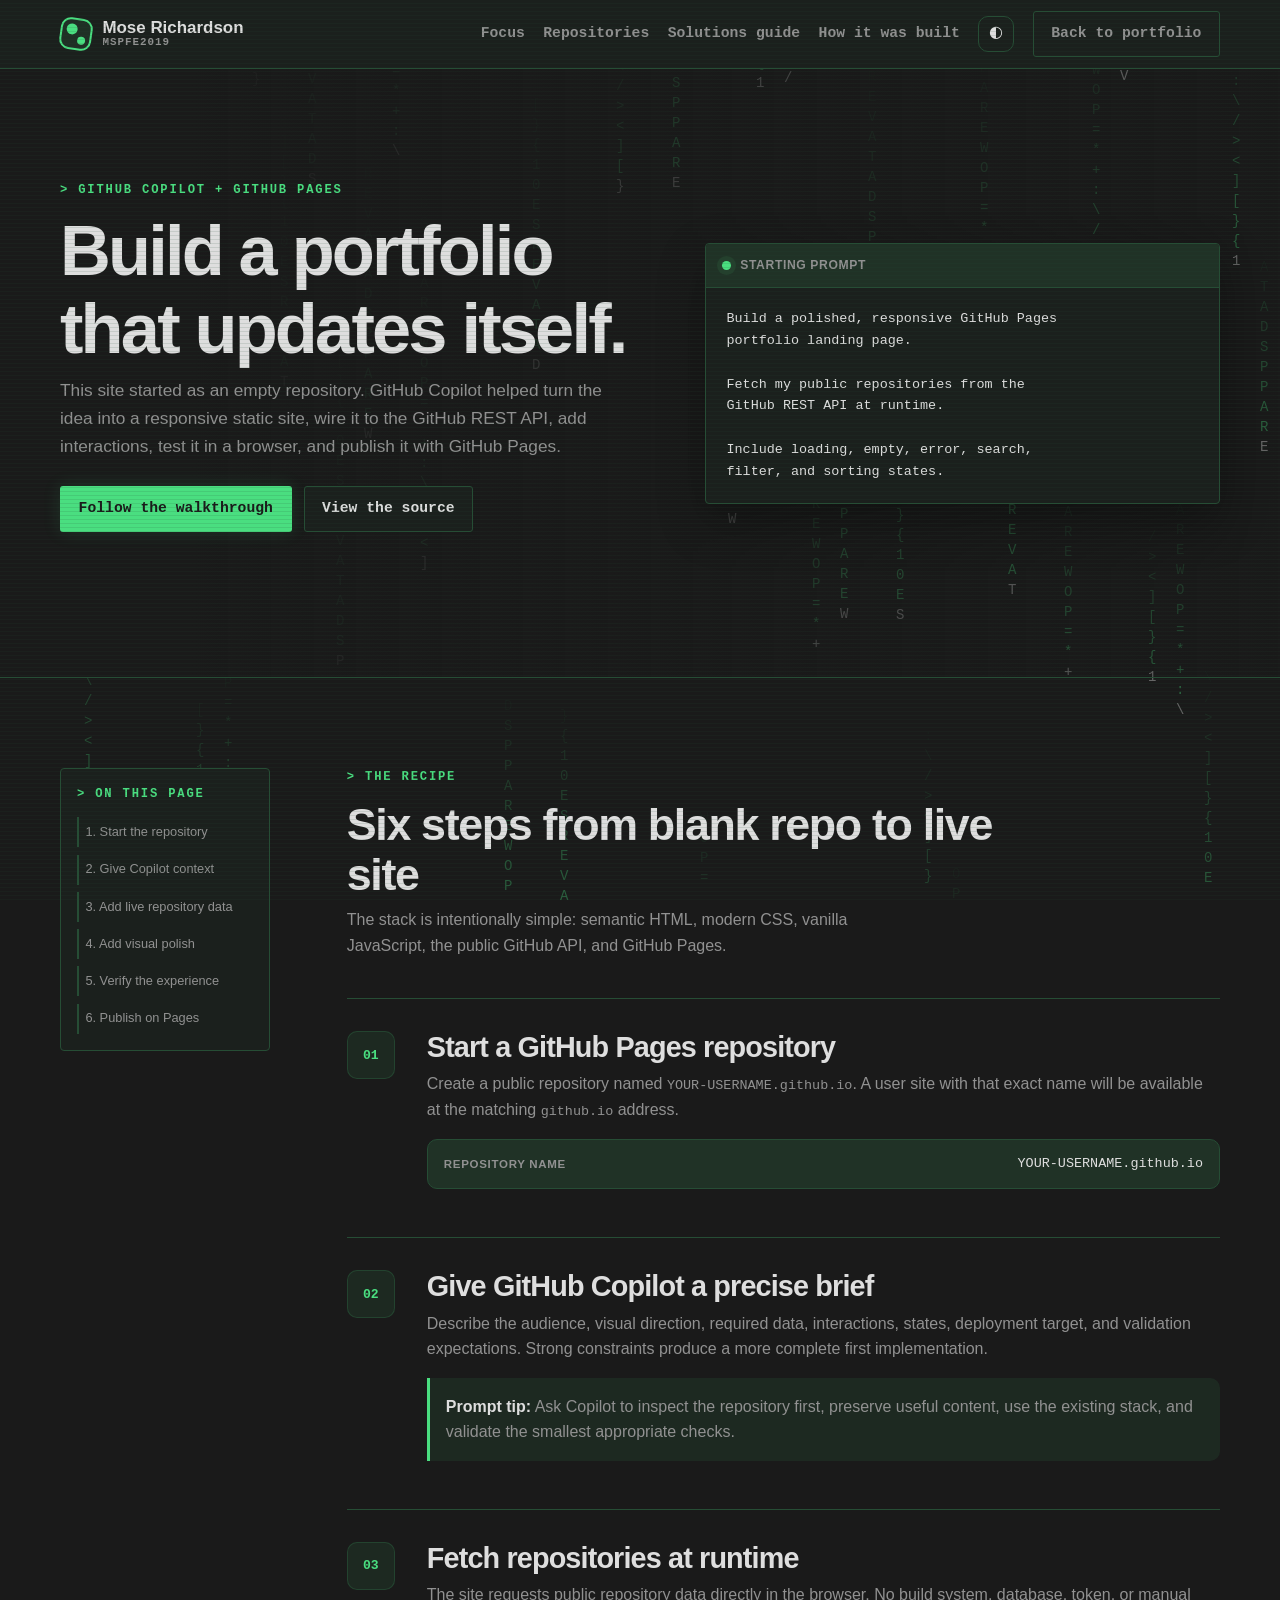
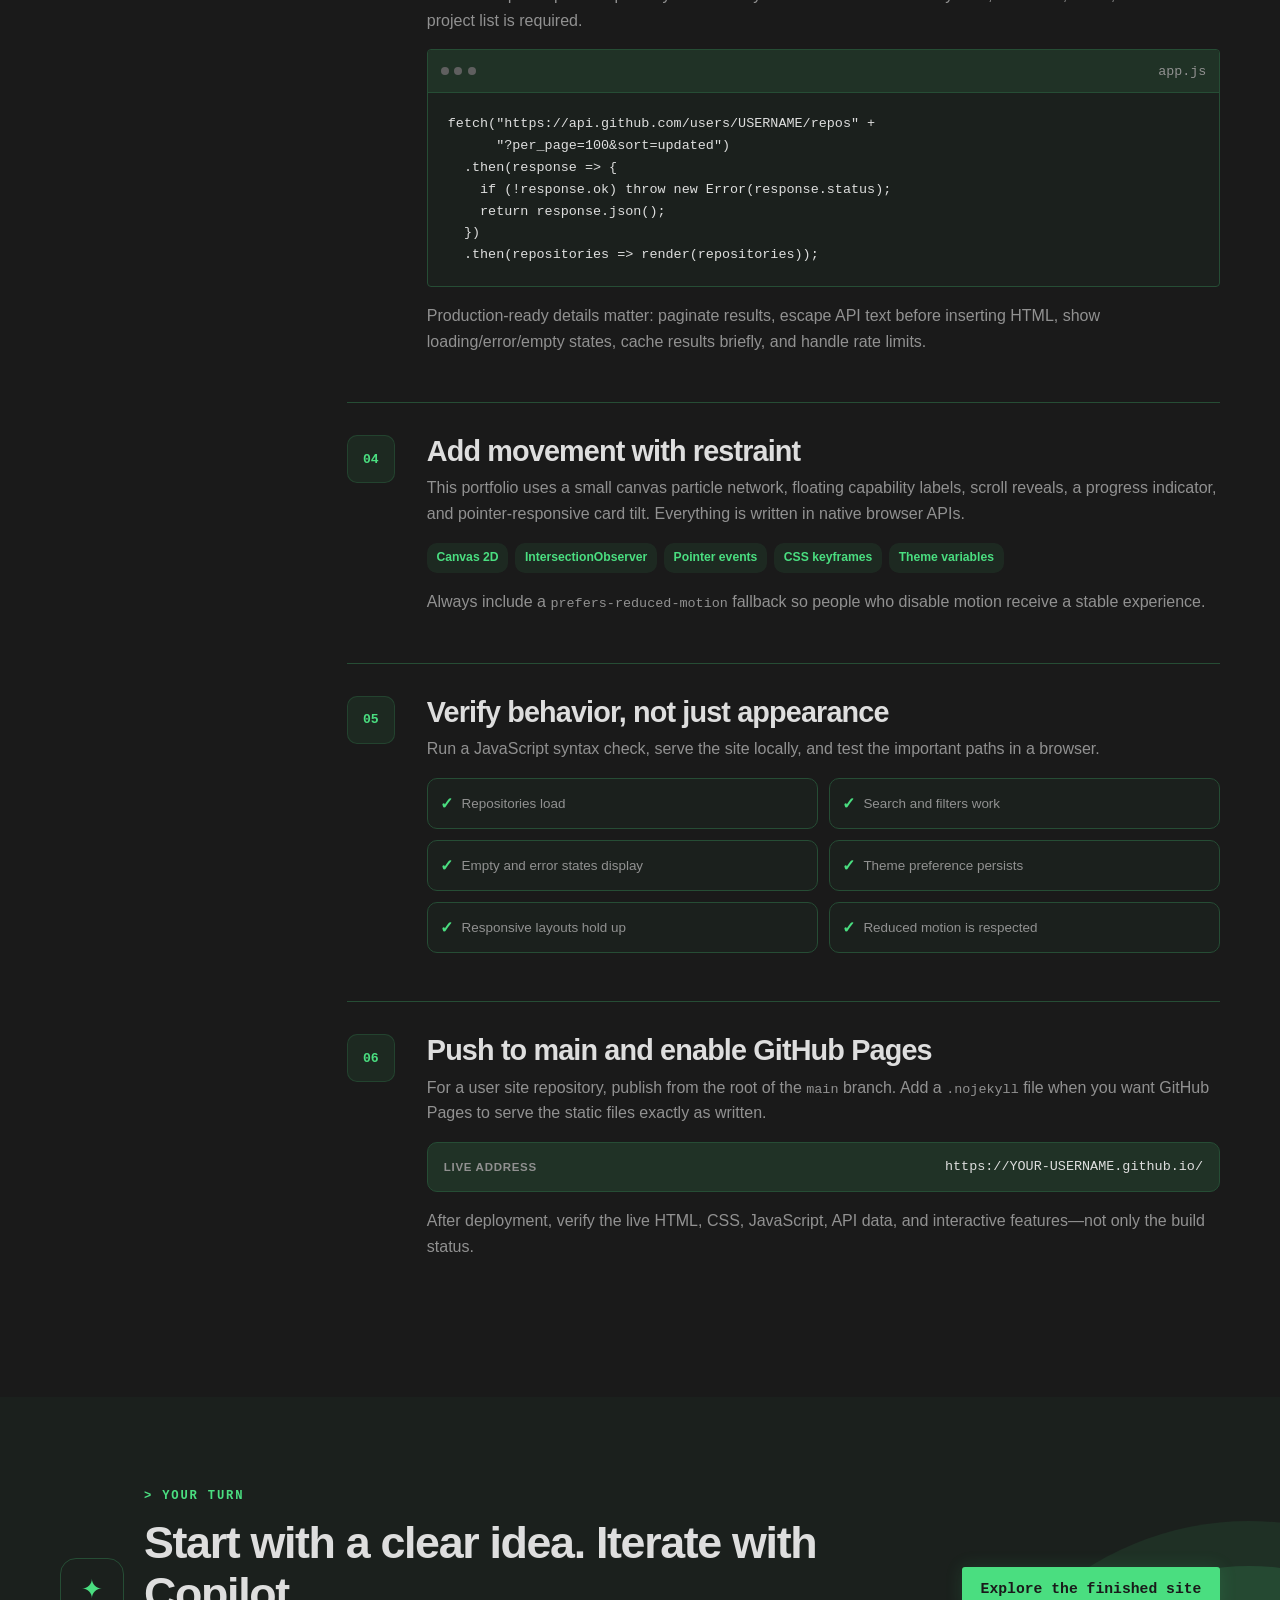
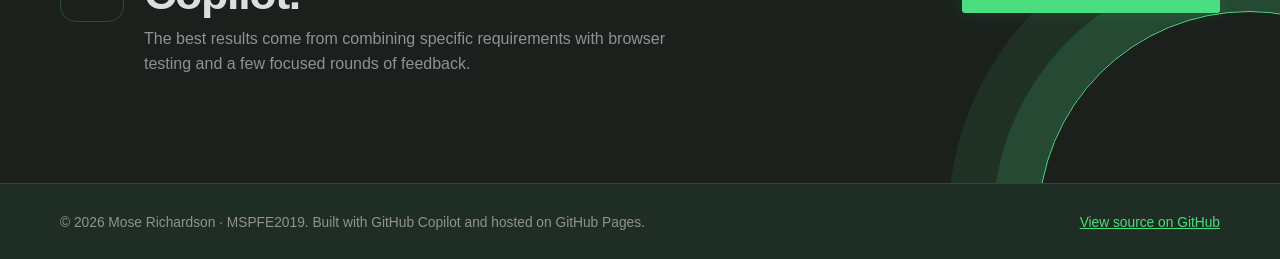
<file: build.html>
<!DOCTYPE html>
<html lang="en" class="terminal-mode">
<head>
<script>
  (() => {
    const param = new URLSearchParams(window.location.search).get("scoutTheme");
    const theme = param === "light" ? "light" : "dark";
    document.documentElement.setAttribute("data-theme", theme);
  })();
</script>
<meta charset="utf-8" />
<meta name="viewport" content="width=device-width, initial-scale=1" />
<title>How This Portfolio Was Built &middot; Mose Richardson</title>
<meta name="description" content="A practical walkthrough for building a dynamic GitHub Pages portfolio with GitHub Copilot and the GitHub REST API." />
<link rel="stylesheet" href="assets/css/styles.css" />
</head>
<body>
<canvas class="code-rain" id="code-rain" aria-hidden="true"></canvas>
<a class="skip-link" href="#guide">Skip to the guide</a>
<div class="scroll-progress" id="scroll-progress" aria-hidden="true"></div>

<header class="site-header">
  <div class="wrap header-inner">
    <a class="brand" href="index.html">
      <span class="brand-mark" aria-hidden="true"></span>
      <span class="brand-text">Mose Richardson<span class="brand-sub">MSPFE2019</span></span>
    </a>
    <nav class="site-nav" aria-label="Primary">
      <a href="index.html#focus">Focus</a>
      <a href="index.html#repos">Repositories</a>
      <a href="power-platform-solutions-guide.html">Solutions guide</a>
      <a href="build.html" aria-current="page">How it was built</a>
      <button class="theme-toggle" id="theme-toggle" type="button" aria-label="Switch color theme">
        <span class="theme-icon" aria-hidden="true">◐</span>
      </button>
      <a class="btn btn-ghost" href="index.html">Back to portfolio</a>
    </nav>
  </div>
</header>

<main id="guide">
  <section class="guide-hero">
    <div class="wrap guide-hero-inner">
      <div class="reveal">
        <p class="eyebrow">GitHub Copilot + GitHub Pages</p>
        <h1>Build a portfolio that updates itself.</h1>
        <p class="lede">This site started as an empty repository. GitHub Copilot helped turn the idea into a responsive static site, wire it to the GitHub REST API, add interactions, test it in a browser, and publish it with GitHub Pages.</p>
        <div class="hero-actions">
          <a class="btn btn-primary" href="#steps">Follow the walkthrough</a>
          <a class="btn btn-ghost" href="https://github.com/MSPFE2019/MSPFE2019.github.io" target="_blank" rel="noopener">View the source</a>
        </div>
      </div>
      <div class="prompt-card reveal">
        <div class="prompt-card-head"><span class="status-dot"></span> Starting prompt</div>
        <pre><code>Build a polished, responsive GitHub Pages
portfolio landing page.

Fetch my public repositories from the
GitHub REST API at runtime.

Include loading, empty, error, search,
filter, and sorting states.</code></pre>
      </div>
    </div>
  </section>

  <section id="steps" class="section">
    <div class="wrap guide-layout">
      <aside class="guide-nav">
        <p class="eyebrow">On this page</p>
        <a href="#start">1. Start the repository</a>
        <a href="#prompt">2. Give Copilot context</a>
        <a href="#api">3. Add live repository data</a>
        <a href="#polish">4. Add visual polish</a>
        <a href="#verify">5. Verify the experience</a>
        <a href="#publish">6. Publish on Pages</a>
      </aside>

      <div class="guide-content">
        <header class="section-heading reveal">
          <p class="eyebrow">The recipe</p>
          <h2 class="section-title">Six steps from blank repo to live site</h2>
          <p class="section-lede">The stack is intentionally simple: semantic HTML, modern CSS, vanilla JavaScript, the public GitHub API, and GitHub Pages.</p>
        </header>

        <article id="start" class="guide-step reveal">
          <span class="step-number">01</span>
          <div>
            <h3>Start a GitHub Pages repository</h3>
            <p>Create a public repository named <code>YOUR-USERNAME.github.io</code>. A user site with that exact name will be available at the matching <code>github.io</code> address.</p>
            <div class="command-block"><span>Repository name</span><code>YOUR-USERNAME.github.io</code></div>
          </div>
        </article>

        <article id="prompt" class="guide-step reveal">
          <span class="step-number">02</span>
          <div>
            <h3>Give GitHub Copilot a precise brief</h3>
            <p>Describe the audience, visual direction, required data, interactions, states, deployment target, and validation expectations. Strong constraints produce a more complete first implementation.</p>
            <div class="tip"><strong>Prompt tip:</strong> Ask Copilot to inspect the repository first, preserve useful content, use the existing stack, and validate the smallest appropriate checks.</div>
          </div>
        </article>

        <article id="api" class="guide-step reveal">
          <span class="step-number">03</span>
          <div>
            <h3>Fetch repositories at runtime</h3>
            <p>The site requests public repository data directly in the browser. No build system, database, token, or manual project list is required.</p>
            <div class="code-window">
              <div class="code-window-head"><span></span><span></span><span></span><small>app.js</small></div>
              <pre><code>fetch("https://api.github.com/users/USERNAME/repos" +
      "?per_page=100&amp;sort=updated")
  .then(response =&gt; {
    if (!response.ok) throw new Error(response.status);
    return response.json();
  })
  .then(repositories =&gt; render(repositories));</code></pre>
            </div>
            <p>Production-ready details matter: paginate results, escape API text before inserting HTML, show loading/error/empty states, cache results briefly, and handle rate limits.</p>
          </div>
        </article>

        <article id="polish" class="guide-step reveal">
          <span class="step-number">04</span>
          <div>
            <h3>Add movement with restraint</h3>
            <p>This portfolio uses a small canvas particle network, floating capability labels, scroll reveals, a progress indicator, and pointer-responsive card tilt. Everything is written in native browser APIs.</p>
            <div class="feature-pills">
              <span>Canvas 2D</span><span>IntersectionObserver</span><span>Pointer events</span><span>CSS keyframes</span><span>Theme variables</span>
            </div>
            <p>Always include a <code>prefers-reduced-motion</code> fallback so people who disable motion receive a stable experience.</p>
          </div>
        </article>

        <article id="verify" class="guide-step reveal">
          <span class="step-number">05</span>
          <div>
            <h3>Verify behavior, not just appearance</h3>
            <p>Run a JavaScript syntax check, serve the site locally, and test the important paths in a browser.</p>
            <div class="check-grid">
              <div><strong>✓</strong><span>Repositories load</span></div>
              <div><strong>✓</strong><span>Search and filters work</span></div>
              <div><strong>✓</strong><span>Empty and error states display</span></div>
              <div><strong>✓</strong><span>Theme preference persists</span></div>
              <div><strong>✓</strong><span>Responsive layouts hold up</span></div>
              <div><strong>✓</strong><span>Reduced motion is respected</span></div>
            </div>
          </div>
        </article>

        <article id="publish" class="guide-step reveal">
          <span class="step-number">06</span>
          <div>
            <h3>Push to main and enable GitHub Pages</h3>
            <p>For a user site repository, publish from the root of the <code>main</code> branch. Add a <code>.nojekyll</code> file when you want GitHub Pages to serve the static files exactly as written.</p>
            <div class="command-block"><span>Live address</span><code>https://YOUR-USERNAME.github.io/</code></div>
            <p>After deployment, verify the live HTML, CSS, JavaScript, API data, and interactive features—not only the build status.</p>
          </div>
        </article>
      </div>
    </div>
  </section>

  <section class="section built-with">
    <div class="wrap built-with-inner reveal">
      <div class="copilot-mark" aria-hidden="true">✦</div>
      <div>
        <p class="eyebrow">Your turn</p>
        <h2 class="section-title">Start with a clear idea. Iterate with Copilot.</h2>
        <p class="section-lede">The best results come from combining specific requirements with browser testing and a few focused rounds of feedback.</p>
      </div>
      <a class="btn btn-primary" href="index.html">Explore the finished site</a>
    </div>
  </section>
</main>

<footer class="site-footer">
  <div class="wrap footer-inner">
    <p>&copy; <span id="year"></span> Mose Richardson &middot; MSPFE2019. Built with GitHub Copilot and hosted on GitHub Pages.</p>
    <p><a href="https://github.com/MSPFE2019/MSPFE2019.github.io" target="_blank" rel="noopener">View source on GitHub</a></p>
  </div>
</footer>

<script src="assets/js/guide.js"></script>
<script src="assets/js/rain.js"></script>
</body>
</html>
</file>
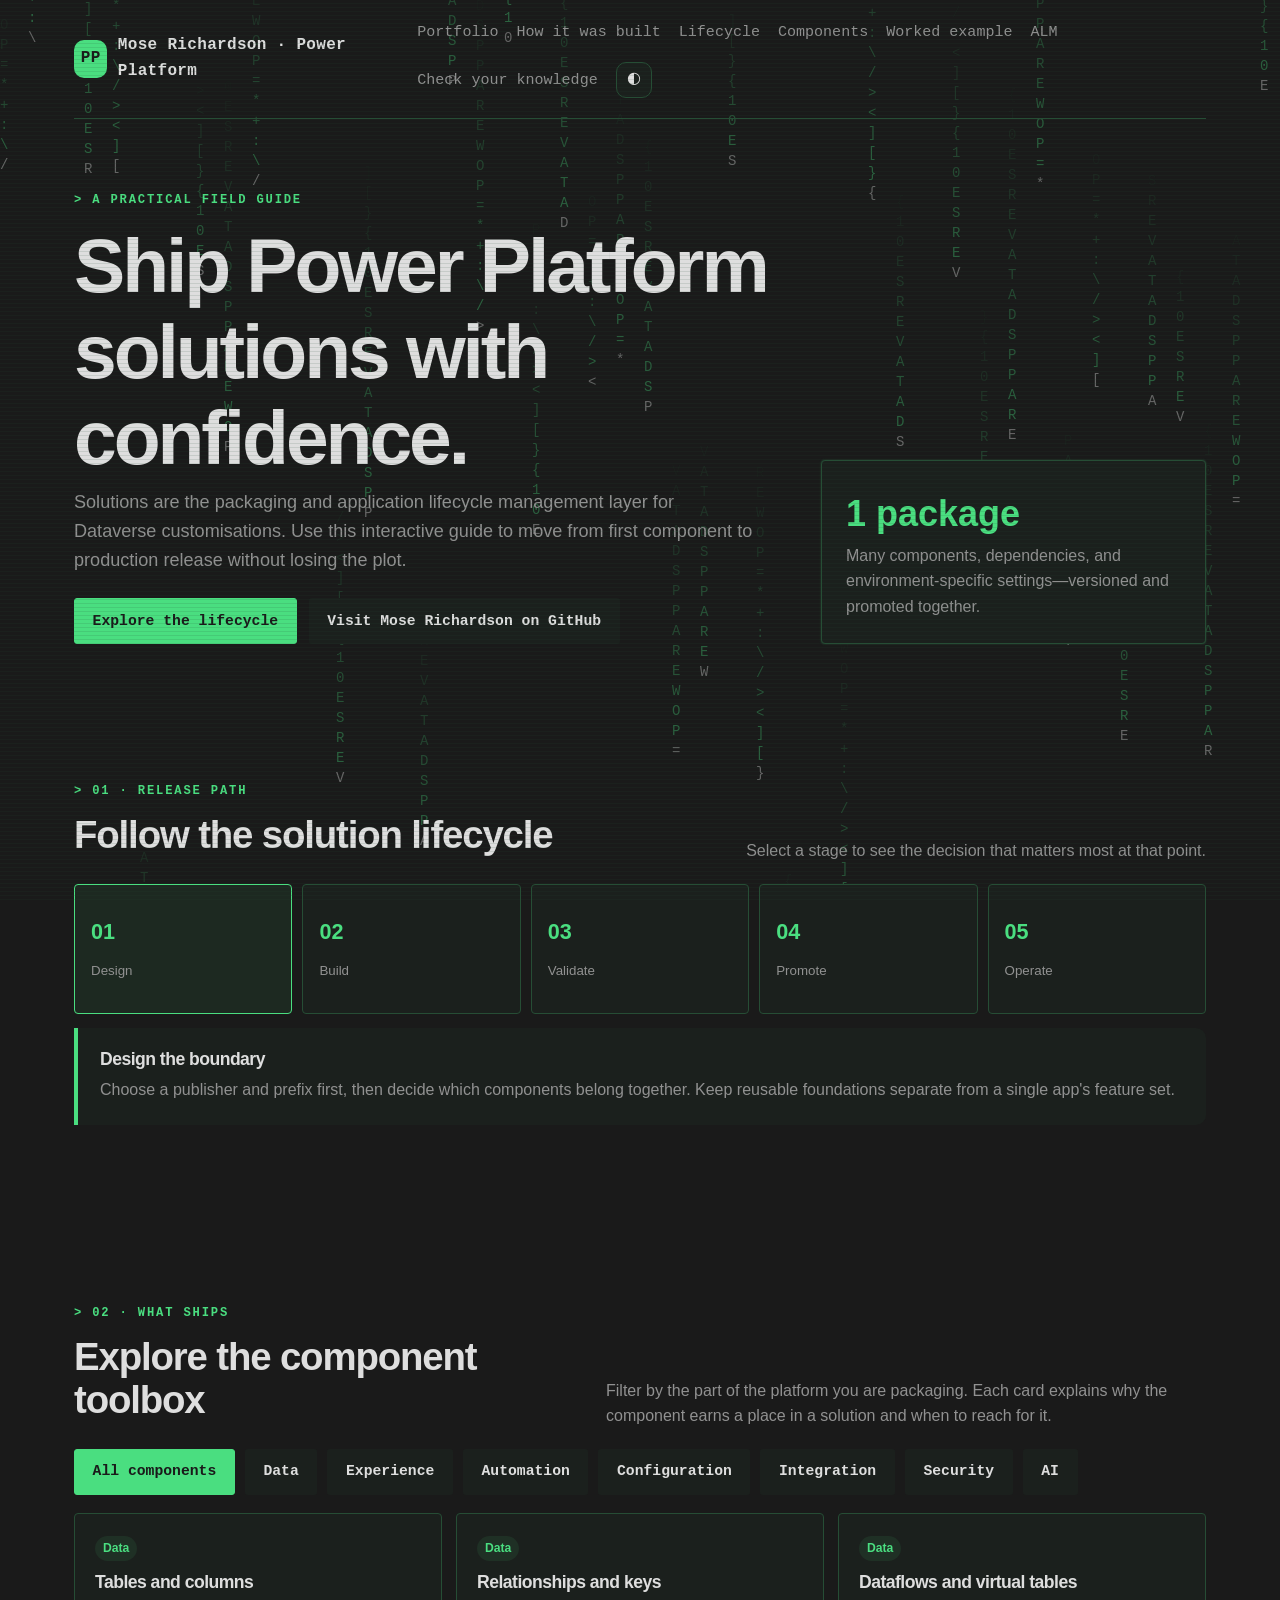
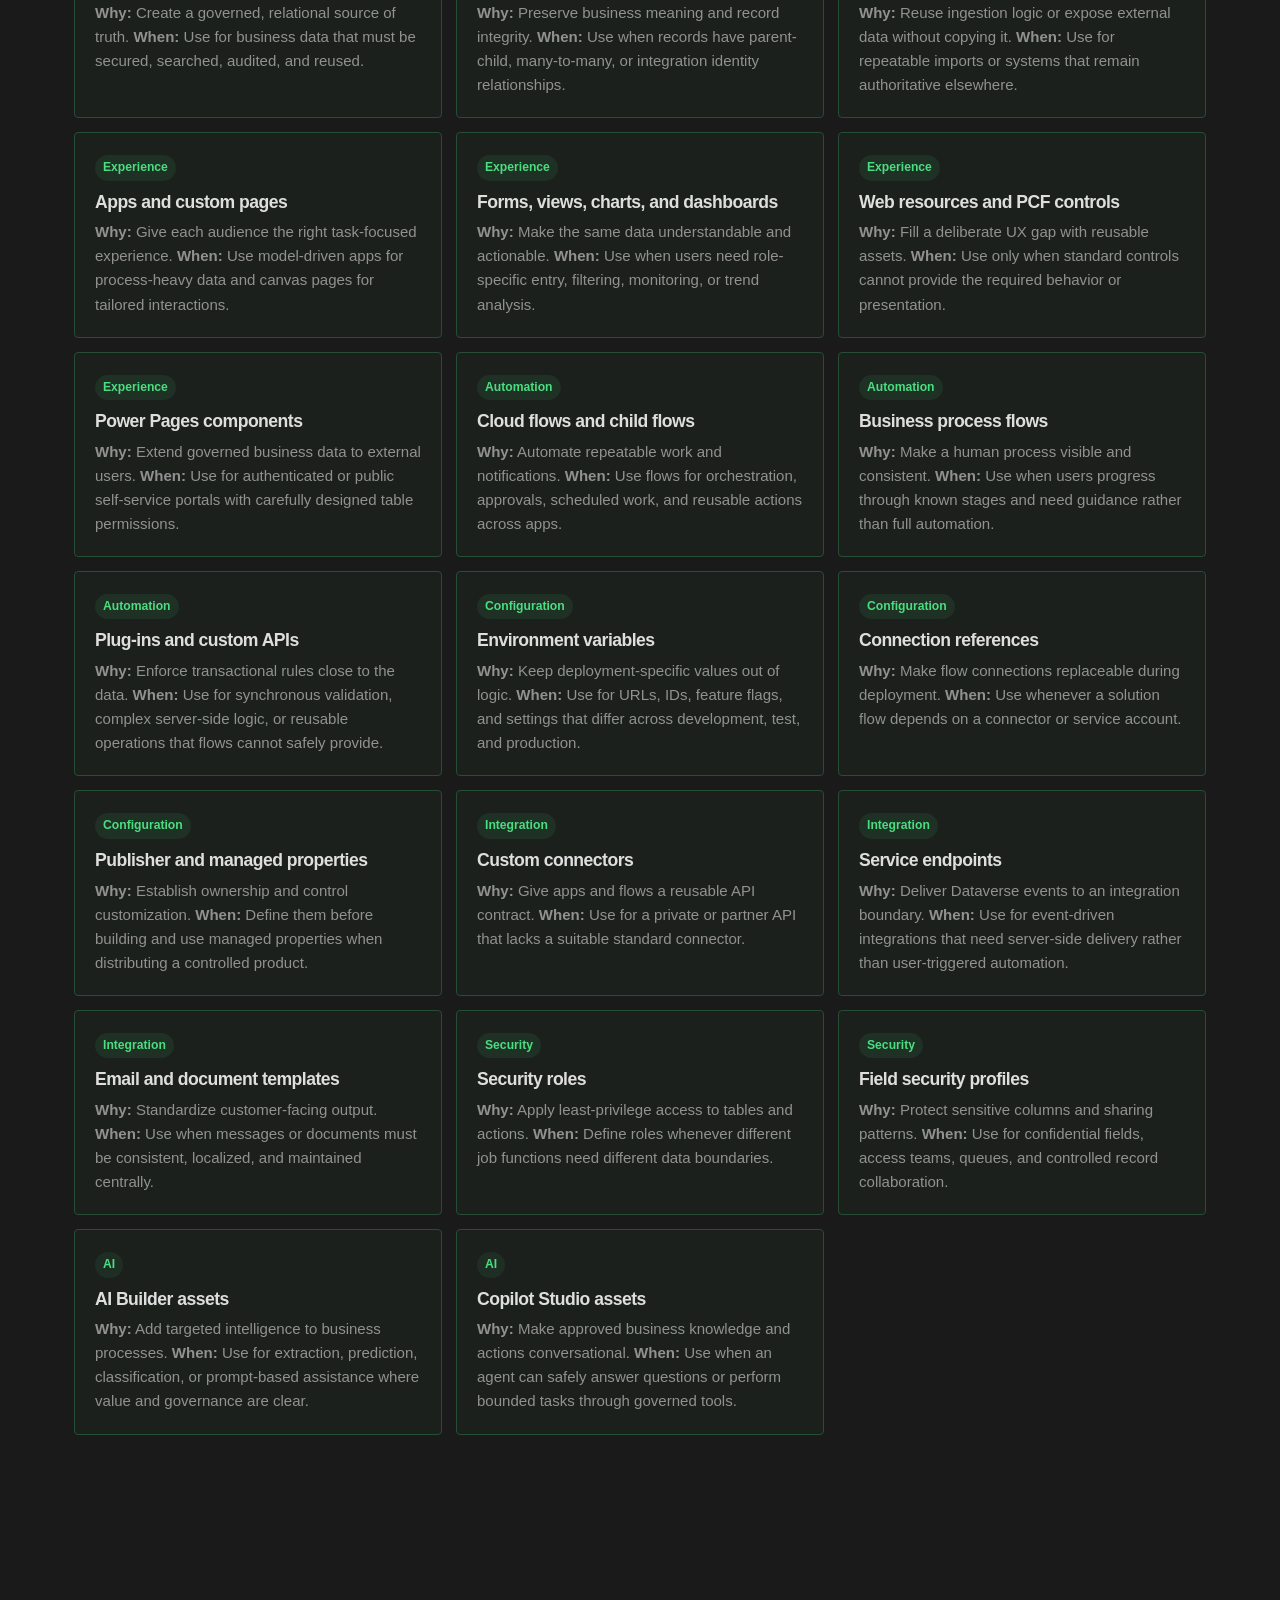
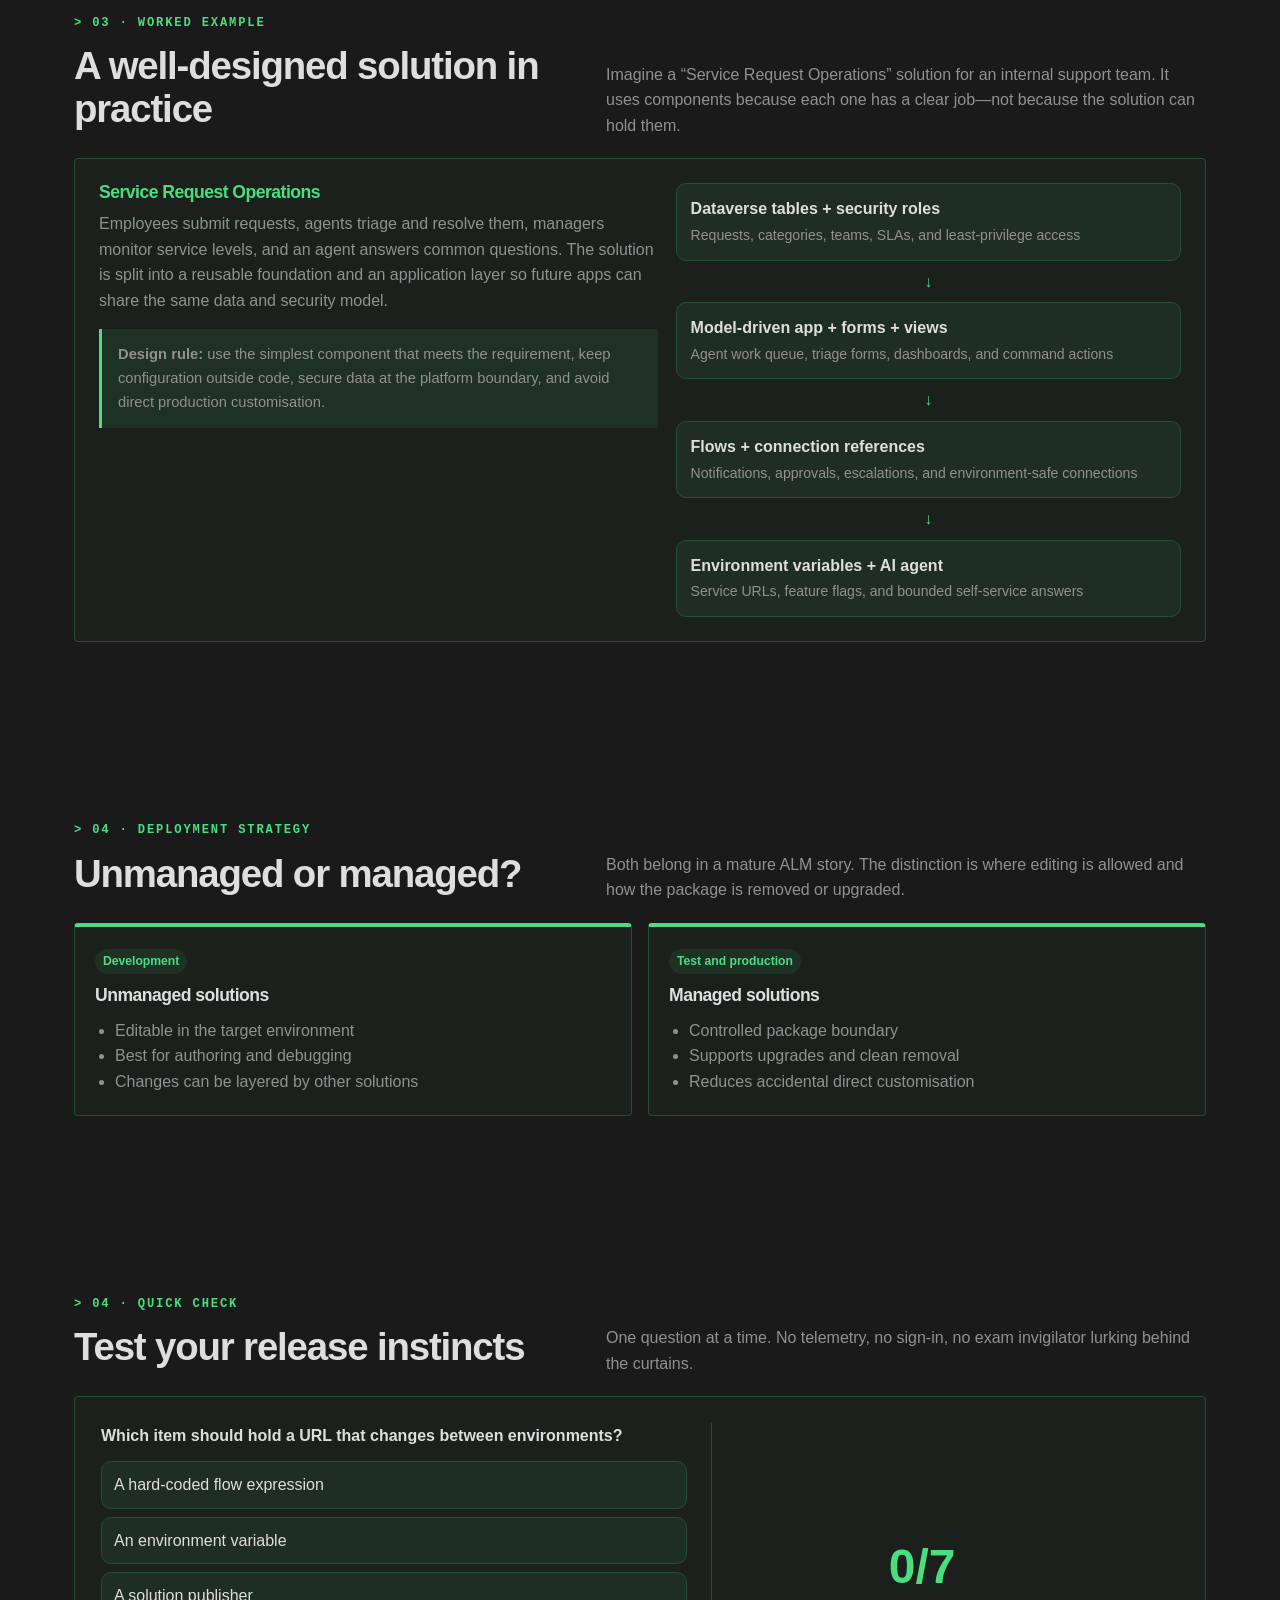
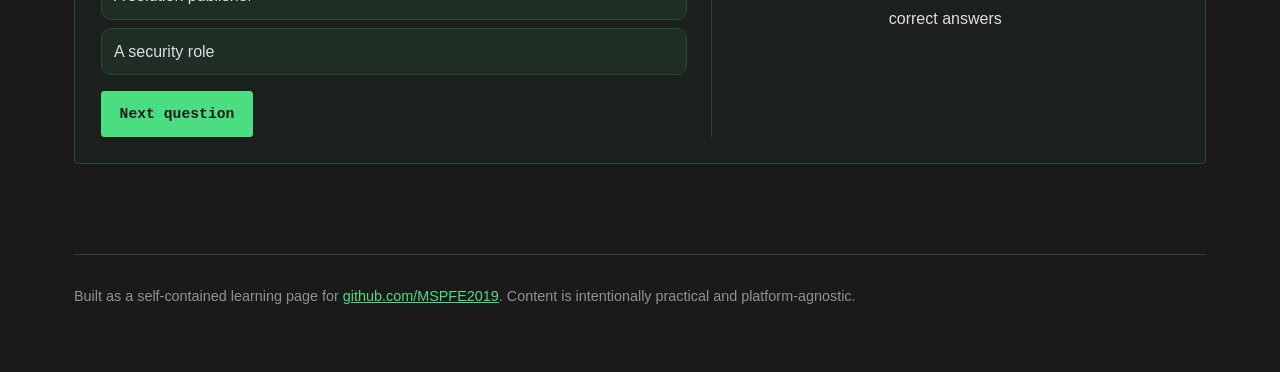
<file: power-platform-solutions-guide.html>
<!doctype html>
<html lang="en" class="terminal-mode">
<head>
  <meta charset="UTF-8">
  <meta name="viewport" content="width=device-width, initial-scale=1">
  <title>Power Platform Solutions | Mose Richardson</title>
  <script>
    (() => {
      const param = new URLSearchParams(window.location.search).get("scoutTheme");
      const theme = param === "light" ? "light" : "dark";
      document.documentElement.setAttribute("data-theme", theme);
    })();
  </script>
  <style>
    :root {
      color-scheme: light;
      --cp-bg: #f3f2f1;
      --cp-bg-elevated: #faf9f8;
      --cp-surface: #ffffff;
      --cp-surface-soft: #edebe9;
      --cp-border: #d2d0ce;
      --cp-border-strong: #605e5c;
      --cp-text: #323130;
      --cp-text-muted: #605e5c;
      --cp-text-soft: #8a8886;
      --cp-accent: #742774;
      --cp-accent-hover: #5c1f5c;
      --cp-accent-soft: rgba(116, 39, 116, 0.08);
      --cp-accent-fg: #ffffff;
      --cp-success: #107c10;
      --cp-danger: #a4262c;
      --cp-warning: #ca5010;
      --cp-link: #0078d4;
      --cp-shadow: 0 18px 48px rgba(0, 0, 0, 0.12);
      --cp-overlay: rgba(255, 255, 255, 0.8);
      --cp-panel: rgba(255, 255, 255, 0.86);
      --cp-panel-strong: rgba(255, 255, 255, 0.96);
      --cp-sheen: rgba(255, 255, 255, 0.55);
      --cp-highlight: rgba(116, 39, 116, 0.12);
    }
    html[data-theme="dark"] {
      color-scheme: dark;
      --cp-bg: #201f1e;
      --cp-bg-elevated: #292827;
      --cp-surface: #323130;
      --cp-surface-soft: #3b3a39;
      --cp-border: #484644;
      --cp-border-strong: #a19f9d;
      --cp-text: #f3f2f1;
      --cp-text-muted: #c8c6c4;
      --cp-text-soft: #a19f9d;
      --cp-accent: #b4a0ff;
      --cp-accent-hover: #c8baff;
      --cp-accent-soft: rgba(180, 160, 255, 0.14);
      --cp-accent-fg: #201f1e;
      --cp-success: #6ccb5f;
      --cp-danger: #f1707b;
      --cp-warning: #f7630c;
      --cp-link: #6cb8ff;
      --cp-shadow: 0 18px 48px rgba(0, 0, 0, 0.32);
      --cp-overlay: rgba(41, 41, 41, 0.88);
      --cp-panel: rgba(41, 41, 41, 0.72);
      --cp-panel-strong: rgba(41, 41, 41, 0.96);
      --cp-sheen: rgba(255, 255, 255, 0.04);
      --cp-highlight: rgba(180, 160, 255, 0.12);
    }
    * { box-sizing: border-box; }
    html { scroll-behavior: smooth; }
    body {
      margin: 0;
      background: var(--cp-bg);
      color: var(--cp-text);
      font-family: "Segoe UI", Aptos, Calibri, -apple-system, BlinkMacSystemFont, sans-serif;
      line-height: 1.55;
    }
    a { color: var(--cp-link); }
    button, input { font: inherit; }
    button { cursor: pointer; }
    .shell { max-width: 1180px; margin: 0 auto; padding: 0 24px 64px; }
    .topbar {
      display: flex; align-items: center; justify-content: space-between; gap: 20px;
      padding: 20px 0; border-bottom: 1px solid var(--cp-border);
    }
    .brand { display: flex; align-items: center; gap: 12px; font-weight: 700; letter-spacing: .02em; }
    .mark {
      display: grid; place-items: center; width: 38px; height: 38px; border-radius: 10px;
      background: var(--cp-accent); color: var(--cp-accent-fg); font-weight: 800;
    }
    .topbar nav { display: flex; gap: 18px; flex-wrap: wrap; }
    .topbar nav a { color: var(--cp-text-muted); text-decoration: none; font-size: .94rem; }
    .topbar nav a:hover { color: var(--cp-accent); }
    .solutions-hero {
      display: grid; grid-template-columns: 1.3fr .7fr; gap: 32px; align-items: end;
      padding: 72px 0 48px;
    }
    .eyebrow { color: var(--cp-accent); font-size: .78rem; font-weight: 800; letter-spacing: .14em; text-transform: uppercase; }
    h1, h2, h3 { line-height: 1.12; margin: 0 0 14px; }
    h1 { font-size: clamp(2.5rem, 6vw, 5rem); letter-spacing: -.055em; max-width: 760px; }
    h2 { font-size: clamp(1.7rem, 3vw, 2.5rem); letter-spacing: -.035em; }
    h3 { font-size: 1.1rem; }
    .solutions-hero p { max-width: 680px; color: var(--cp-text-muted); font-size: 1.13rem; }
    .hero-card {
      padding: 24px; border: 1px solid var(--cp-border); border-radius: 16px;
      background: var(--cp-surface); box-shadow: 0 0 2px var(--cp-border);
    }
    .hero-card strong { display: block; font-size: 2.25rem; color: var(--cp-accent); }
    .hero-card span { color: var(--cp-text-muted); }
    .actions { display: flex; flex-wrap: wrap; gap: 12px; margin-top: 24px; }
    .btn {
      border: 1px solid var(--cp-border-strong); border-radius: .625rem; padding: 10px 15px;
      background: var(--cp-surface); color: var(--cp-text); text-decoration: none; font-weight: 700;
    }
    .btn.primary { border-color: var(--cp-accent); background: var(--cp-accent); color: var(--cp-accent-fg); }
    .btn:hover { border-color: var(--cp-accent); }
    .section { padding: 38px 0; }
    .section-head { display: flex; justify-content: space-between; gap: 24px; align-items: end; margin-bottom: 20px; }
    .section-head p { max-width: 600px; color: var(--cp-text-muted); margin: 0; }
    .steps { display: grid; grid-template-columns: repeat(5, 1fr); gap: 10px; }
    .step {
      text-align: left; min-height: 130px; padding: 16px; border: 1px solid var(--cp-border);
      border-radius: 10px; background: var(--cp-surface); color: var(--cp-text);
    }
    .step.active, .step:hover { border-color: var(--cp-accent); background: var(--cp-accent-soft); }
    .step b { display: block; color: var(--cp-accent); font-size: 1.35rem; margin-bottom: 8px; }
    .step small { color: var(--cp-text-muted); }
    .stage {
      margin-top: 14px; padding: 22px; border-left: 4px solid var(--cp-accent);
      background: var(--cp-surface); border-radius: 0 10px 10px 0;
    }
    .stage p { margin: 0; color: var(--cp-text-muted); }
    .toolbar { display: flex; gap: 10px; flex-wrap: wrap; margin: 18px 0; }
    .filter {
      border: 1px solid var(--cp-border); background: var(--cp-surface); color: var(--cp-text);
      border-radius: .625rem; padding: 10px 12px;
    }
    .cards { display: grid; grid-template-columns: repeat(3, 1fr); gap: 14px; }
    .card {
      padding: 20px; border: 1px solid var(--cp-border); border-radius: 16px;
      background: var(--cp-surface); transition: transform .18s ease, border-color .18s ease;
    }
    .card:hover { transform: translateY(-3px); border-color: var(--cp-accent); }
    .card[hidden] { display: none; }
    .tag {
      display: inline-block; padding: 3px 8px; border-radius: 999px; background: var(--cp-accent-soft);
      color: var(--cp-accent); font-size: .76rem; font-weight: 800; margin-bottom: 12px;
    }
    .card p { color: var(--cp-text-muted); font-size: .94rem; margin-bottom: 0; }
    .compare { display: grid; grid-template-columns: repeat(2, 1fr); gap: 16px; }
    .compare .card { border-top: 4px solid var(--cp-accent); }
    .compare ul { margin: 12px 0 0; padding-left: 20px; color: var(--cp-text-muted); }
    .design-example {
      display: grid; grid-template-columns: 1.05fr .95fr; gap: 18px; padding: 24px;
      border: 1px solid var(--cp-border); border-radius: 16px; background: var(--cp-surface);
    }
    .design-example h3 { color: var(--cp-accent); }
    .design-example p { color: var(--cp-text-muted); }
    .example-flow { display: grid; gap: 8px; align-content: center; }
    .flow-node {
      padding: 12px 14px; border: 1px solid var(--cp-border); border-radius: .625rem;
      background: var(--cp-bg-elevated);
    }
    .flow-node strong { display: block; }
    .flow-node span { color: var(--cp-text-muted); font-size: .88rem; }
    .flow-arrow { text-align: center; color: var(--cp-accent); font-weight: 800; }
    .decision-note {
      margin-top: 14px; padding: 14px 16px; border-left: 3px solid var(--cp-accent);
      background: var(--cp-accent-soft); color: var(--cp-text-muted); font-size: .92rem;
    }
    .quiz {
      display: grid; grid-template-columns: 1fr .8fr; gap: 24px; padding: 26px;
      border: 1px solid var(--cp-border); border-radius: 16px; background: var(--cp-surface);
    }
    .question { font-weight: 700; margin: 0 0 12px; }
    .answers { display: grid; gap: 8px; }
    .answer {
      text-align: left; padding: 10px 12px; border: 1px solid var(--cp-border);
      border-radius: .625rem; background: var(--cp-bg-elevated); color: var(--cp-text);
    }
    .answer:hover { border-color: var(--cp-accent); }
    .answer.correct { border-color: var(--cp-success); background: var(--cp-accent-soft); }
    .answer.wrong { border-color: var(--cp-danger); }
    .score { display: grid; place-items: center; min-height: 170px; border-left: 1px solid var(--cp-border); }
    .score strong { color: var(--cp-accent); font-size: 3rem; }
    footer { padding-top: 30px; color: var(--cp-text-muted); font-size: .9rem; border-top: 1px solid var(--cp-border); }
    @media (max-width: 820px) {
      .solutions-hero, .quiz, .design-example { grid-template-columns: 1fr; }
      .steps { grid-template-columns: repeat(2, 1fr); }
      .cards, .compare { grid-template-columns: 1fr; }
      .score { border-left: 0; border-top: 1px solid var(--cp-border); padding-top: 20px; }
    }
    @media (max-width: 520px) {
      .shell { padding: 0 16px 42px; }
      .topbar { align-items: flex-start; flex-direction: column; }
      .solutions-hero { padding-top: 48px; }
      .steps { grid-template-columns: 1fr; }
    }
  </style>
  <link rel="stylesheet" href="assets/css/styles.css">
</head>
<body class="solutions-page">
  <canvas class="code-rain" id="code-rain" aria-hidden="true"></canvas>
  <a class="skip-link" href="#lifecycle">Skip to solutions guide</a>
  <div class="scroll-progress" id="scroll-progress" aria-hidden="true"></div>
  <div class="shell">
    <header class="topbar">
      <div class="brand"><span class="mark">PP</span><span>Mose Richardson · Power Platform</span></div>
      <nav aria-label="Primary navigation">
        <a href="index.html">Portfolio</a>
        <a href="build.html">How it was built</a>
        <a href="#lifecycle">Lifecycle</a>
        <a href="#components">Components</a>
        <a href="#example">Worked example</a>
        <a href="#alm">ALM</a>
        <a href="#quiz">Check your knowledge</a>
        <button class="theme-toggle" id="theme-toggle" type="button" aria-label="Switch color theme">◐</button>
      </nav>
    </header>

    <main>
      <section class="solutions-hero">
        <div>
          <div class="eyebrow">A practical field guide</div>
          <h1>Ship Power Platform solutions with confidence.</h1>
          <p>Solutions are the packaging and application lifecycle management layer for Dataverse customisations. Use this interactive guide to move from first component to production release without losing the plot.</p>
          <div class="actions">
            <a class="btn primary" href="#lifecycle">Explore the lifecycle</a>
            <a class="btn" href="https://github.com/MSPFE2019" target="_blank" rel="noreferrer">Visit Mose Richardson on GitHub</a>
          </div>
        </div>
        <aside class="hero-card" aria-label="Core idea">
          <strong>1 package</strong>
          <span>Many components, dependencies, and environment-specific settings—versioned and promoted together.</span>
        </aside>
      </section>

      <section class="section" id="lifecycle">
        <div class="section-head">
          <div><div class="eyebrow">01 · Release path</div><h2>Follow the solution lifecycle</h2></div>
          <p>Select a stage to see the decision that matters most at that point.</p>
        </div>
        <div class="steps" role="tablist" aria-label="Solution lifecycle stages">
          <button class="step active" role="tab" aria-selected="true" data-stage="0"><b>01</b><small>Design</small></button>
          <button class="step" role="tab" aria-selected="false" data-stage="1"><b>02</b><small>Build</small></button>
          <button class="step" role="tab" aria-selected="false" data-stage="2"><b>03</b><small>Validate</small></button>
          <button class="step" role="tab" aria-selected="false" data-stage="3"><b>04</b><small>Promote</small></button>
          <button class="step" role="tab" aria-selected="false" data-stage="4"><b>05</b><small>Operate</small></button>
        </div>
        <div class="stage" id="stage-copy" role="tabpanel">
          <h3>Design the boundary</h3>
          <p>Choose a publisher and prefix first, then decide which components belong together. Keep reusable foundations separate from a single app's feature set.</p>
        </div>
      </section>

      <section class="section" id="components">
        <div class="section-head">
          <div><div class="eyebrow">02 · What ships</div><h2>Explore the component toolbox</h2></div>
          <p>Filter by the part of the platform you are packaging. Each card explains why the component earns a place in a solution and when to reach for it.</p>
        </div>
        <div class="toolbar" role="group" aria-label="Component filters">
          <button class="btn primary filter" data-filter="all">All components</button>
          <button class="btn filter" data-filter="data">Data</button>
          <button class="btn filter" data-filter="experience">Experience</button>
          <button class="btn filter" data-filter="automation">Automation</button>
          <button class="btn filter" data-filter="configuration">Configuration</button>
          <button class="btn filter" data-filter="integration">Integration</button>
          <button class="btn filter" data-filter="security">Security</button>
          <button class="btn filter" data-filter="intelligence">AI</button>
        </div>
        <div class="cards" id="component-grid">
          <article class="card" data-kind="data"><span class="tag">Data</span><h3>Tables and columns</h3><p><strong>Why:</strong> Create a governed, relational source of truth. <strong>When:</strong> Use for business data that must be secured, searched, audited, and reused.</p></article>
          <article class="card" data-kind="data"><span class="tag">Data</span><h3>Relationships and keys</h3><p><strong>Why:</strong> Preserve business meaning and record integrity. <strong>When:</strong> Use when records have parent-child, many-to-many, or integration identity relationships.</p></article>
          <article class="card" data-kind="data"><span class="tag">Data</span><h3>Dataflows and virtual tables</h3><p><strong>Why:</strong> Reuse ingestion logic or expose external data without copying it. <strong>When:</strong> Use for repeatable imports or systems that remain authoritative elsewhere.</p></article>
          <article class="card" data-kind="experience"><span class="tag">Experience</span><h3>Apps and custom pages</h3><p><strong>Why:</strong> Give each audience the right task-focused experience. <strong>When:</strong> Use model-driven apps for process-heavy data and canvas pages for tailored interactions.</p></article>
          <article class="card" data-kind="experience"><span class="tag">Experience</span><h3>Forms, views, charts, and dashboards</h3><p><strong>Why:</strong> Make the same data understandable and actionable. <strong>When:</strong> Use when users need role-specific entry, filtering, monitoring, or trend analysis.</p></article>
          <article class="card" data-kind="experience"><span class="tag">Experience</span><h3>Web resources and PCF controls</h3><p><strong>Why:</strong> Fill a deliberate UX gap with reusable assets. <strong>When:</strong> Use only when standard controls cannot provide the required behavior or presentation.</p></article>
          <article class="card" data-kind="experience"><span class="tag">Experience</span><h3>Power Pages components</h3><p><strong>Why:</strong> Extend governed business data to external users. <strong>When:</strong> Use for authenticated or public self-service portals with carefully designed table permissions.</p></article>
          <article class="card" data-kind="automation"><span class="tag">Automation</span><h3>Cloud flows and child flows</h3><p><strong>Why:</strong> Automate repeatable work and notifications. <strong>When:</strong> Use flows for orchestration, approvals, scheduled work, and reusable actions across apps.</p></article>
          <article class="card" data-kind="automation"><span class="tag">Automation</span><h3>Business process flows</h3><p><strong>Why:</strong> Make a human process visible and consistent. <strong>When:</strong> Use when users progress through known stages and need guidance rather than full automation.</p></article>
          <article class="card" data-kind="automation"><span class="tag">Automation</span><h3>Plug-ins and custom APIs</h3><p><strong>Why:</strong> Enforce transactional rules close to the data. <strong>When:</strong> Use for synchronous validation, complex server-side logic, or reusable operations that flows cannot safely provide.</p></article>
          <article class="card" data-kind="configuration"><span class="tag">Configuration</span><h3>Environment variables</h3><p><strong>Why:</strong> Keep deployment-specific values out of logic. <strong>When:</strong> Use for URLs, IDs, feature flags, and settings that differ across development, test, and production.</p></article>
          <article class="card" data-kind="configuration"><span class="tag">Configuration</span><h3>Connection references</h3><p><strong>Why:</strong> Make flow connections replaceable during deployment. <strong>When:</strong> Use whenever a solution flow depends on a connector or service account.</p></article>
          <article class="card" data-kind="configuration"><span class="tag">Configuration</span><h3>Publisher and managed properties</h3><p><strong>Why:</strong> Establish ownership and control customization. <strong>When:</strong> Define them before building and use managed properties when distributing a controlled product.</p></article>
          <article class="card" data-kind="integration"><span class="tag">Integration</span><h3>Custom connectors</h3><p><strong>Why:</strong> Give apps and flows a reusable API contract. <strong>When:</strong> Use for a private or partner API that lacks a suitable standard connector.</p></article>
          <article class="card" data-kind="integration"><span class="tag">Integration</span><h3>Service endpoints</h3><p><strong>Why:</strong> Deliver Dataverse events to an integration boundary. <strong>When:</strong> Use for event-driven integrations that need server-side delivery rather than user-triggered automation.</p></article>
          <article class="card" data-kind="integration"><span class="tag">Integration</span><h3>Email and document templates</h3><p><strong>Why:</strong> Standardize customer-facing output. <strong>When:</strong> Use when messages or documents must be consistent, localized, and maintained centrally.</p></article>
          <article class="card" data-kind="security"><span class="tag">Security</span><h3>Security roles</h3><p><strong>Why:</strong> Apply least-privilege access to tables and actions. <strong>When:</strong> Define roles whenever different job functions need different data boundaries.</p></article>
          <article class="card" data-kind="security"><span class="tag">Security</span><h3>Field security profiles</h3><p><strong>Why:</strong> Protect sensitive columns and sharing patterns. <strong>When:</strong> Use for confidential fields, access teams, queues, and controlled record collaboration.</p></article>
          <article class="card" data-kind="intelligence"><span class="tag">AI</span><h3>AI Builder assets</h3><p><strong>Why:</strong> Add targeted intelligence to business processes. <strong>When:</strong> Use for extraction, prediction, classification, or prompt-based assistance where value and governance are clear.</p></article>
          <article class="card" data-kind="intelligence"><span class="tag">AI</span><h3>Copilot Studio assets</h3><p><strong>Why:</strong> Make approved business knowledge and actions conversational. <strong>When:</strong> Use when an agent can safely answer questions or perform bounded tasks through governed tools.</p></article>
        </div>
      </section>

      <section class="section" id="example">
        <div class="section-head">
          <div><div class="eyebrow">03 · Worked example</div><h2>A well-designed solution in practice</h2></div>
          <p>Imagine a “Service Request Operations” solution for an internal support team. It uses components because each one has a clear job—not because the solution can hold them.</p>
        </div>
        <div class="design-example">
          <div>
            <h3>Service Request Operations</h3>
            <p>Employees submit requests, agents triage and resolve them, managers monitor service levels, and an agent answers common questions. The solution is split into a reusable foundation and an application layer so future apps can share the same data and security model.</p>
            <div class="decision-note"><strong>Design rule:</strong> use the simplest component that meets the requirement, keep configuration outside code, secure data at the platform boundary, and avoid direct production customisation.</div>
          </div>
          <div class="example-flow" aria-label="Example solution flow">
            <div class="flow-node"><strong>Dataverse tables + security roles</strong><span>Requests, categories, teams, SLAs, and least-privilege access</span></div>
            <div class="flow-arrow">↓</div>
            <div class="flow-node"><strong>Model-driven app + forms + views</strong><span>Agent work queue, triage forms, dashboards, and command actions</span></div>
            <div class="flow-arrow">↓</div>
            <div class="flow-node"><strong>Flows + connection references</strong><span>Notifications, approvals, escalations, and environment-safe connections</span></div>
            <div class="flow-arrow">↓</div>
            <div class="flow-node"><strong>Environment variables + AI agent</strong><span>Service URLs, feature flags, and bounded self-service answers</span></div>
          </div>
        </div>
      </section>

      <section class="section" id="alm">
        <div class="section-head">
          <div><div class="eyebrow">04 · Deployment strategy</div><h2>Unmanaged or managed?</h2></div>
          <p>Both belong in a mature ALM story. The distinction is where editing is allowed and how the package is removed or upgraded.</p>
        </div>
        <div class="compare">
          <article class="card"><span class="tag">Development</span><h3>Unmanaged solutions</h3><ul><li>Editable in the target environment</li><li>Best for authoring and debugging</li><li>Changes can be layered by other solutions</li></ul></article>
          <article class="card"><span class="tag">Test and production</span><h3>Managed solutions</h3><ul><li>Controlled package boundary</li><li>Supports upgrades and clean removal</li><li>Reduces accidental direct customisation</li></ul></article>
        </div>
      </section>

      <section class="section" id="quiz">
        <div class="section-head">
          <div><div class="eyebrow">04 · Quick check</div><h2>Test your release instincts</h2></div>
          <p>One question at a time. No telemetry, no sign-in, no exam invigilator lurking behind the curtains.</p>
        </div>
        <div class="quiz">
          <div>
            <p class="question" id="question"></p>
            <div class="answers" id="answers"></div>
            <p id="feedback" aria-live="polite"></p>
            <button class="btn primary" id="next-question" hidden>Next question</button>
          </div>
          <div class="score"><div><strong id="score">0/7</strong><div>correct answers</div></div></div>
        </div>
      </section>
    </main>

    <footer>
      Built as a self-contained learning page for <a href="https://github.com/MSPFE2019" target="_blank" rel="noreferrer">github.com/MSPFE2019</a>. Content is intentionally practical and platform-agnostic.
    </footer>
  </div>

  <script>
    const stages = [
      ["Design the boundary", "Choose a publisher and prefix first, then decide which components belong together. Keep reusable foundations separate from a single app's feature set."],
      ["Build with dependencies visible", "Create components inside the solution and add required objects deliberately. Treat connection references and environment variables as first-class parts of the design."],
      ["Validate before promotion", "Run solution checker, review dependencies, test security roles, and confirm that no personal connections or unmanaged patches are carrying the release."],
      ["Promote predictably", "Move a versioned package through development, test, and production with pipelines or your chosen CI/CD process. Keep environment-specific values outside the solution logic."],
      ["Operate and improve", "Monitor flows and apps, document ownership, and ship an upgrade rather than editing production directly. A solution is a living product boundary."]
    ];
    document.querySelectorAll("[data-stage]").forEach((button) => {
      button.addEventListener("click", () => {
        document.querySelectorAll("[data-stage]").forEach((item) => {
          item.classList.toggle("active", item === button);
          item.setAttribute("aria-selected", item === button ? "true" : "false");
        });
        const [title, copy] = stages[Number(button.dataset.stage)];
        document.querySelector("#stage-copy h3").textContent = title;
        document.querySelector("#stage-copy p").textContent = copy;
      });
    });

    document.querySelectorAll("[data-filter]").forEach((button) => {
      button.addEventListener("click", () => {
        const filter = button.dataset.filter;
        document.querySelectorAll("[data-filter]").forEach((item) => item.classList.toggle("primary", item === button));
        document.querySelectorAll("#component-grid .card").forEach((card) => {
          card.hidden = filter !== "all" && card.dataset.kind !== filter;
        });
      });
    });

    const questions = [
      { text: "Which item should hold a URL that changes between environments?", options: ["A hard-coded flow expression", "An environment variable", "A solution publisher", "A security role"], answer: 1 },
      { text: "Where are managed solutions normally intended to be deployed?", options: ["Only on a developer laptop", "Production and controlled test environments", "Nowhere; they are obsolete", "Inside a browser bookmark"], answer: 1 },
      { text: "What is a connection reference for?", options: ["Naming a reusable connection dependency", "Replacing a Dataverse table", "Changing a publisher prefix", "Creating a GitHub repository"], answer: 0 },
      { text: "What should you establish before creating solution components?", options: ["A publisher and customization prefix", "A production-only personal connection", "A browser bookmark", "A screenshot of the app"], answer: 0 },
      { text: "Which component is best for enforcing a transactional rule close to Dataverse data?", options: ["A plug-in", "A dashboard", "A web resource image", "An environment variable"], answer: 0 },
      { text: "Why include security roles in a solution?", options: ["To define least-privilege access", "To replace all backups", "To store API URLs", "To make every user an administrator"], answer: 0 },
      { text: "What is the safest general ALM pattern?", options: ["Edit production directly", "Develop unmanaged, then promote controlled packages", "Copy screenshots between environments", "Use one personal connection everywhere"], answer: 1 }
    ];
    let current = 0;
    let correct = 0;
    const question = document.querySelector("#question");
    const answers = document.querySelector("#answers");
    const feedback = document.querySelector("#feedback");
    const next = document.querySelector("#next-question");
    const score = document.querySelector("#score");
    function renderQuestion() {
      const item = questions[current];
      question.textContent = item.text;
      answers.replaceChildren(...item.options.map((option, index) => {
        const button = document.createElement("button");
        button.className = "answer";
        button.textContent = option;
        button.addEventListener("click", () => {
          answers.querySelectorAll("button").forEach((answer) => answer.disabled = true);
          if (index === item.answer) {
            button.classList.add("correct");
            feedback.textContent = "Correct. Nicely packaged.";
            feedback.style.color = "var(--cp-success)";
            correct++;
          } else {
            button.classList.add("wrong");
            answers.children[item.answer].classList.add("correct");
            feedback.textContent = "Not quite. The highlighted option is the safer default.";
            feedback.style.color = "var(--cp-danger)";
          }
          score.textContent = `${correct}/${questions.length}`;
          next.hidden = false;
        });
        return button;
      }));
      feedback.textContent = "";
      next.hidden = true;
    }
    next.addEventListener("click", () => {
      current++;
      if (current >= questions.length) {
        current = 0;
        feedback.textContent = `Round complete: ${correct}/${questions.length}.`;
        next.textContent = "Play again";
      }
      renderQuestion();
    });
    renderQuestion();
  </script>
  <script src="assets/js/guide.js"></script>
  <script src="assets/js/rain.js"></script>
</body>
</html>
</file>
<file: assets/css/styles.css>
:root {
  color-scheme: light;
  --cp-bg: #f7f4ef;
  --cp-bg-elevated: #fcfbf8;
  --cp-surface: #ffffff;
  --cp-surface-soft: #f5f5f5;
  --cp-border: #dedede;
  --cp-border-strong: #919191;
  --cp-text: #242424;
  --cp-text-muted: #5c5c5c;
  --cp-text-soft: #6f6f6f;
  --cp-accent: #b11f4b;
  --cp-accent-hover: #9a1a41;
  --cp-accent-soft: rgba(177, 31, 75, 0.08);
  --cp-accent-fg: #ffffff;
  --cp-success: #16a34a;
  --cp-danger: #dc2626;
  --cp-warning: #f59e0b;
  --cp-link: #0078d4;
  --cp-shadow: 0 18px 48px rgba(0, 0, 0, 0.12);
  --cp-overlay: rgba(255, 255, 255, 0.8);
  --cp-panel: rgba(255, 255, 255, 0.86);
  --cp-panel-strong: rgba(255, 255, 255, 0.96);
  --cp-sheen: rgba(255, 255, 255, 0.55);
  --cp-highlight: rgba(177, 31, 75, 0.12);
}
html[data-theme="dark"] {
  color-scheme: dark;
  --cp-bg: #3d3b3a;
  --cp-bg-elevated: #343231;
  --cp-surface: #292929;
  --cp-surface-soft: #2e2e2e;
  --cp-border: #474747;
  --cp-border-strong: #5f5f5f;
  --cp-text: #dedede;
  --cp-text-muted: #919191;
  --cp-text-soft: #b0b0b0;
  --cp-accent: #fd8ea1;
  --cp-accent-hover: #fb7b91;
  --cp-accent-soft: rgba(253, 142, 161, 0.14);
  --cp-accent-fg: #1a1a1a;
  --cp-success: #4ade80;
  --cp-danger: #f87171;
  --cp-warning: #fbbf24;
  --cp-link: #4da6ff;
  --cp-shadow: 0 18px 48px rgba(0, 0, 0, 0.32);
  --cp-overlay: rgba(41, 41, 41, 0.88);
  --cp-panel: rgba(41, 41, 41, 0.72);
  --cp-panel-strong: rgba(41, 41, 41, 0.96);
  --cp-sheen: rgba(255, 255, 255, 0.04);
  --cp-highlight: rgba(253, 142, 161, 0.12);
}

* { box-sizing: border-box; }
html.terminal-mode {
  --cp-accent: var(--cp-success);
  --cp-accent-hover: color-mix(in srgb, var(--cp-success) 80%, var(--cp-text));
  --cp-accent-soft: color-mix(in srgb, var(--cp-success) 8%, transparent);
  --cp-highlight: color-mix(in srgb, var(--cp-success) 14%, transparent);
  --cp-link: var(--cp-success);
}
html.terminal-mode[data-theme="dark"] {
  --cp-bg: var(--cp-accent-fg);
  --cp-bg-elevated: color-mix(in srgb, var(--cp-accent-fg) 90%, var(--cp-success));
  --cp-surface: color-mix(in srgb, var(--cp-accent-fg) 97%, var(--cp-success));
  --cp-surface-soft: color-mix(in srgb, var(--cp-accent-fg) 88%, var(--cp-success));
  --cp-border: color-mix(in srgb, var(--cp-success) 26%, var(--cp-accent-fg));
  --cp-overlay: var(--cp-surface);
  --cp-panel: var(--cp-surface);
  --cp-panel-strong: var(--cp-surface);
}
html { scroll-behavior: smooth; }
body {
  margin: 0;
  overflow-x: hidden;
  font-family: "Segoe UI", Aptos, Calibri, -apple-system, BlinkMacSystemFont, sans-serif;
  color: var(--cp-text);
  background: var(--cp-bg);
  line-height: 1.6;
  -webkit-font-smoothing: antialiased;
}
h1, h2, h3 { line-height: 1.12; margin: 0 0 .5rem; letter-spacing: -.03em; }
p { margin: 0 0 1rem; }
a { color: var(--cp-link); }
button, input, select { font: inherit; }
.wrap { width: min(100% - 2.5rem, 1160px); margin-inline: auto; }

.skip-link {
  position: absolute; left: -999px; top: 0; z-index: 100;
  padding: .6rem 1rem; color: var(--cp-accent-fg); background: var(--cp-accent);
  border-radius: 0 0 .625rem 0;
}
.skip-link:focus { left: 0; }
.scroll-progress {
  position: fixed; inset: 0 auto auto 0; z-index: 101; width: 0; height: 3px;
  background: var(--cp-accent); transform-origin: left center;
}

/* Header */
.site-header {
  position: sticky; top: 0; z-index: 50;
  background: var(--cp-overlay); backdrop-filter: blur(14px);
  border-bottom: 1px solid var(--cp-border);
}
.header-inner { display: flex; align-items: center; justify-content: space-between; gap: 1rem; min-height: 68px; }
.brand { display: flex; align-items: center; gap: .65rem; text-decoration: none; color: var(--cp-text); font-weight: 700; }
.brand-mark {
  position: relative; width: 32px; height: 32px; border: 2px solid var(--cp-accent); border-radius: .625rem;
  background: var(--cp-accent-soft); transform: rotate(8deg); transition: transform .25s ease;
}
.brand-mark::before, .brand-mark::after {
  content: ""; position: absolute; background: var(--cp-accent); border-radius: .625rem;
}
.brand-mark::before { width: 11px; height: 11px; top: 4px; left: 4px; }
.brand-mark::after { width: 8px; height: 8px; right: 4px; bottom: 4px; }
.brand:hover .brand-mark { transform: rotate(-4deg) scale(1.06); }
.brand-text { display: flex; flex-direction: column; line-height: 1.05; font-size: 1.06rem; }
.brand-sub { font-size: .68rem; font-weight: 600; color: var(--cp-text-muted); letter-spacing: .09em; text-transform: uppercase; }
.site-nav { display: flex; align-items: center; justify-content: flex-end; flex-wrap: wrap; gap: 1.15rem; }
.site-nav a { color: var(--cp-text-muted); text-decoration: none; font-weight: 600; font-size: .92rem; }
.site-nav a:hover { color: var(--cp-accent); }
.theme-toggle {
  display: grid; place-items: center; width: 36px; height: 36px; padding: 0;
  color: var(--cp-text); background: var(--cp-surface); border: 1px solid var(--cp-border);
  border-radius: .625rem; cursor: pointer; transition: transform .2s ease, border-color .2s ease;
}
.theme-toggle:hover { transform: rotate(12deg); border-color: var(--cp-accent); }

/* Shared controls */
.btn {
  display: inline-flex; align-items: center; justify-content: center; gap: .4rem;
  padding: .64rem 1.1rem; border: 1px solid transparent; border-radius: .625rem;
  font-weight: 700; font-size: .92rem; text-decoration: none; cursor: pointer;
  transition: transform .2s ease, background .2s ease, border-color .2s ease;
}
.btn-primary { color: var(--cp-accent-fg); background: var(--cp-accent); }
.btn-primary:hover { color: var(--cp-accent-fg); background: var(--cp-accent-hover); transform: translateY(-2px); }
.btn-ghost { color: var(--cp-text); background: var(--cp-surface); border-color: var(--cp-border); }
.btn-ghost:hover { color: var(--cp-accent); background: var(--cp-accent-soft); border-color: var(--cp-accent); transform: translateY(-2px); }
:focus-visible { outline: 2px solid var(--cp-accent); outline-offset: 3px; border-radius: .625rem; }

/* Hero */
.hero {
  position: relative; overflow: hidden;
  min-height: calc(100vh - 68px); display: grid; place-items: center;
  padding: clamp(3.5rem, 8vw, 7rem) 0 3rem;
  background:
    radial-gradient(circle at 18% 20%, var(--cp-accent-soft), transparent 31%),
    linear-gradient(135deg, var(--cp-bg-elevated), var(--cp-bg));
}
.hero::before {
  content: ""; position: absolute; inset: 0; opacity: .38; pointer-events: none;
  background-image:
    linear-gradient(var(--cp-border) 1px, transparent 1px),
    linear-gradient(90deg, var(--cp-border) 1px, transparent 1px);
  background-size: 42px 42px;
  mask-image: linear-gradient(to bottom, var(--cp-text), transparent 90%);
}
.hero-inner { position: relative; z-index: 1; display: grid; grid-template-columns: 1.08fr .92fr; gap: clamp(2rem, 5vw, 4.5rem); align-items: center; }
.eyebrow {
  margin-bottom: .7rem; color: var(--cp-accent); font-size: .76rem; font-weight: 800;
  letter-spacing: .15em; text-transform: uppercase;
}
.hero h1 { max-width: 780px; margin-bottom: 1.1rem; font-size: clamp(2.55rem, 5vw, 4.65rem); line-height: 1.02; }
.accent-text { color: var(--cp-accent); }
.lede { max-width: 61ch; color: var(--cp-text-muted); font-size: clamp(1rem, 1.35vw, 1.13rem); }
.hero-actions { display: flex; flex-wrap: wrap; gap: .75rem; margin: 1.6rem 0 2.1rem; }
.hero-stats { display: flex; flex-wrap: wrap; gap: .7rem; margin: 0; }
.hero-stats div {
  min-width: 112px; padding: .7rem .9rem; background: var(--cp-panel);
  border: 1px solid var(--cp-border); border-radius: .625rem;
}
.hero-stats dt { color: var(--cp-text-muted); font-size: .68rem; font-weight: 700; letter-spacing: .08em; text-transform: uppercase; }
.hero-stats dd { margin: .05rem 0 0; color: var(--cp-text); font-size: 1.55rem; font-weight: 750; }

.hero-visual {
  position: relative; aspect-ratio: 1 / 1; max-width: 520px; width: 100%; justify-self: end;
  border: 1px solid var(--cp-border); border-radius: 16px; overflow: hidden;
  background: var(--cp-panel); box-shadow: var(--cp-shadow); isolation: isolate;
  transform-style: preserve-3d;
}
.hero-visual::before, .hero-visual::after {
  content: ""; position: absolute; border: 1px solid var(--cp-border); border-radius: 50%;
  pointer-events: none;
}
.hero-visual::before { inset: 15%; }
.hero-visual::after { inset: 29%; border-style: dashed; animation: spin 26s linear infinite; }
#hero-canvas { position: absolute; inset: 0; width: 100%; height: 100%; z-index: -1; }
.orbit-core {
  position: absolute; left: 50%; top: 50%; width: 112px; height: 112px;
  display: grid; place-items: center; align-content: center; transform: translate(-50%, -50%);
  color: var(--cp-accent-fg); background: var(--cp-accent); border: 8px solid var(--cp-sheen);
  border-radius: 50%; box-shadow: 0 0 0 12px var(--cp-accent-soft);
}
.orbit-core strong { font-size: 2rem; line-height: 1; }
.orbit-core small { max-width: 100%; text-align: center; font-size: .65rem; font-weight: 700; letter-spacing: .05em; }
.core-pulse {
  position: absolute; inset: -12px; border: 1px solid var(--cp-accent); border-radius: 50%;
  animation: pulse 2.4s ease-out infinite;
}
.orbit-node {
  position: absolute; display: flex; align-items: center; gap: .42rem; padding: .48rem .65rem;
  color: var(--cp-text); background: var(--cp-panel-strong); border: 1px solid var(--cp-border);
  border-radius: .625rem; font-size: .73rem; font-weight: 700; box-shadow: 0 8px 24px var(--cp-highlight);
  transition: transform .18s ease, border-color .18s ease;
}
.orbit-node span { display: grid; place-items: center; width: 24px; height: 24px; color: var(--cp-accent); background: var(--cp-accent-soft); border-radius: .625rem; }
.orbit-node.is-active { border-color: var(--cp-accent); transform: scale(1.08); }
.node-agent { left: 8%; top: 16%; animation: float-a 5s ease-in-out infinite; }
.node-apps { right: 7%; top: 23%; animation: float-b 6s ease-in-out infinite; }
.node-data { left: 9%; bottom: 20%; animation: float-b 5.5s ease-in-out infinite reverse; }
.node-guard { right: 7%; bottom: 17%; animation: float-a 6.4s ease-in-out infinite reverse; }
.visual-status {
  position: absolute; left: 50%; bottom: 5%; transform: translateX(-50%);
  display: flex; align-items: center; gap: .55rem; min-width: 190px; padding: .5rem .7rem;
  color: var(--cp-text); background: var(--cp-panel-strong); border: 1px solid var(--cp-border); border-radius: .625rem;
}
.status-dot { width: 9px; height: 9px; background: var(--cp-success); border-radius: 50%; box-shadow: 0 0 0 5px var(--cp-accent-soft); animation: blink 2s ease infinite; }
.visual-status div { display: flex; flex-direction: column; line-height: 1.25; }
.visual-status small { color: var(--cp-text-muted); font-size: .62rem; text-transform: uppercase; letter-spacing: .08em; }
.visual-status strong { font-size: .72rem; }
.hero-hint {
  position: absolute; bottom: 1.1rem; left: 50%; z-index: 2; transform: translateX(-50%);
  display: flex; align-items: center; gap: .55rem; color: var(--cp-text-muted); font-size: .72rem;
}
.hero-hint span { width: 22px; height: 34px; border: 1px solid var(--cp-border-strong); border-radius: 16px; }
.hero-hint span::after {
  content: ""; display: block; width: 3px; height: 7px; margin: 6px auto 0;
  background: var(--cp-accent); border-radius: .625rem; animation: scroll-dot 1.8s ease infinite;
}

/* Capability rail */
.capability-rail { overflow: hidden; padding: .85rem 0; background: var(--cp-accent); color: var(--cp-accent-fg); }
.rail-track { display: flex; width: max-content; animation: marquee 28s linear infinite; }
.rail-group { display: flex; flex: none; align-items: center; width: max-content; min-width: 100vw; justify-content: space-around; }
.rail-track span { padding: 0 1.1rem; font-size: .78rem; font-weight: 750; letter-spacing: .07em; text-transform: uppercase; white-space: nowrap; }
.rail-track i { width: 5px; height: 5px; background: var(--cp-accent-fg); border-radius: 50%; opacity: .6; }

/* Sections */
.section { padding: clamp(3.5rem, 7vw, 6rem) 0; }
.section-alt { background: var(--cp-bg-elevated); border-block: 1px solid var(--cp-border); }
.section-heading { max-width: 720px; }
.section-title { font-size: clamp(1.9rem, 3.5vw, 3rem); }
.section-lede { max-width: 64ch; color: var(--cp-text-muted); }
.focus-grid { display: grid; grid-template-columns: repeat(4, 1fr); gap: 1rem; margin-top: 2rem; }
.focus-card {
  position: relative; min-height: 250px; padding: 1.25rem; overflow: hidden;
  background: var(--cp-surface); border: 1px solid var(--cp-border); border-radius: 16px;
  box-shadow: 0 0 0 1px var(--cp-border); transition: transform .18s ease, border-color .18s ease;
  transform-style: preserve-3d;
}
.focus-card::after {
  content: ""; position: absolute; inset: auto -25% -45% 25%; height: 150px;
  background: radial-gradient(circle, var(--cp-accent-soft), transparent 68%);
}
.focus-card:hover { border-color: var(--cp-accent); }
.focus-number { position: absolute; right: 1rem; top: .8rem; color: var(--cp-border-strong); font: 700 .72rem Consolas, "Courier New", Courier, monospace; }
.focus-icon { display: grid; place-items: center; width: 46px; height: 46px; margin: .2rem 0 2.4rem; color: var(--cp-accent); background: var(--cp-accent-soft); border: 1px solid var(--cp-highlight); border-radius: .625rem; font-size: 1.15rem; }
.focus-card h3 { font-size: 1.08rem; }
.focus-card p { position: relative; z-index: 1; margin: 0; color: var(--cp-text-muted); font-size: .9rem; }

/* Repo controls and cards */
.repos-head { display: flex; align-items: flex-end; justify-content: space-between; gap: 1rem; flex-wrap: wrap; }
.controls {
  display: flex; flex-wrap: wrap; align-items: end; gap: 1rem; margin: 1.75rem 0 1rem; padding: 1rem;
  background: var(--cp-surface); border: 1px solid var(--cp-border); border-radius: 16px;
}
.field { display: flex; flex-direction: column; gap: .35rem; min-width: 160px; }
.field-grow { flex: 1 1 260px; }
.field label { color: var(--cp-text-muted); font-size: .72rem; font-weight: 750; letter-spacing: .07em; text-transform: uppercase; }
.field input[type="search"], .field select {
  min-height: 42px; padding: .55rem .7rem; color: var(--cp-text); background: var(--cp-bg-elevated);
  border: 1px solid var(--cp-border); border-radius: .625rem;
}
.field input[type="search"]:focus, .field select:focus { border-color: var(--cp-accent); }
.field-check { flex-direction: row; align-items: center; gap: .5rem; min-width: auto; padding-bottom: .55rem; }
.field-check label { color: var(--cp-text); font-size: .87rem; letter-spacing: 0; text-transform: none; }
.field-check input { width: 16px; height: 16px; accent-color: var(--cp-accent); }
.result-count { margin: 0 0 1rem; color: var(--cp-text-muted); font-size: .86rem; }
.repo-grid { display: grid; grid-template-columns: repeat(auto-fill, minmax(min(100%, 290px), 1fr)); gap: 1rem; perspective: 1200px; }
.repo-card {
  position: relative; display: flex; flex-direction: column; gap: .7rem; min-height: 245px; padding: 1.15rem;
  overflow: hidden; background: var(--cp-surface); border: 1px solid var(--cp-border); border-radius: 16px;
  box-shadow: 0 0 0 1px var(--cp-border); transition: transform .18s ease, border-color .18s ease, box-shadow .18s ease;
  transform-style: preserve-3d;
}
.repo-card::before {
  content: ""; position: absolute; inset: 0; pointer-events: none; opacity: 0;
  background: radial-gradient(circle at var(--mx, 50%) var(--my, 50%), var(--cp-highlight), transparent 42%);
  transition: opacity .2s ease;
}
.repo-card:hover { border-color: var(--cp-accent); box-shadow: 0 10px 30px var(--cp-highlight); }
.repo-card:hover::before { opacity: 1; }
.repo-top, .repo-desc, .repo-topics, .repo-meta, .repo-links { position: relative; z-index: 1; }
.repo-top { display: flex; align-items: start; justify-content: space-between; gap: .5rem; }
.repo-name { color: var(--cp-link); font-size: 1.02rem; font-weight: 750; text-decoration: none; word-break: break-word; }
.repo-name:hover { text-decoration: underline; }
.repo-flag { padding: .18rem .45rem; color: var(--cp-accent); background: var(--cp-accent-soft); border-radius: .625rem; font-size: .66rem; font-weight: 750; letter-spacing: .05em; text-transform: uppercase; white-space: nowrap; }
.repo-desc { flex: 1; margin: 0; color: var(--cp-text-muted); font-size: .9rem; }
.repo-desc.muted { opacity: .8; font-style: italic; }
.repo-topics { display: flex; flex-wrap: wrap; gap: .35rem; }
.topic { padding: .16rem .45rem; color: var(--cp-accent); background: var(--cp-accent-soft); border-radius: .625rem; font-size: .68rem; font-weight: 650; }
.repo-meta { display: flex; flex-wrap: wrap; align-items: center; gap: .8rem; color: var(--cp-text-muted); font-size: .78rem; }
.repo-meta .dot { display: inline-block; width: 9px; height: 9px; margin-right: .32rem; background: var(--cp-accent); border-radius: 50%; }
.linkedin-title { font-size: 1.1rem; overflow-wrap: anywhere; }
.linkedin-title a { text-decoration: none; }
.linkedin-text { white-space: pre-wrap; overflow-wrap: anywhere; }
.repo-links { display: flex; flex-wrap: wrap; gap: .45rem; margin-top: auto; padding-top: .25rem; }
.repo-links a { padding: .32rem .65rem; color: var(--cp-text); border: 1px solid var(--cp-border); border-radius: .625rem; font-size: .8rem; font-weight: 650; text-decoration: none; }
.repo-links a:hover { color: var(--cp-accent); background: var(--cp-accent-soft); border-color: var(--cp-accent); }

/* States */
.state {
  padding: 2rem 1.5rem; color: var(--cp-text-muted); background: var(--cp-surface);
  border: 1px dashed var(--cp-border); border-radius: 16px; text-align: center;
}
.state h3 { color: var(--cp-text); }
.state.error { border-color: var(--cp-danger); }
.skeleton { pointer-events: none; min-height: 180px; }
.skeleton span {
  display: block; height: 12px; border-radius: .625rem;
  background: linear-gradient(90deg, var(--cp-border), var(--cp-surface-soft), var(--cp-border));
  background-size: 200% 100%; animation: shimmer 1.4s infinite;
}
.skeleton span:first-child { width: 60%; height: 18px; }
.skeleton span:nth-child(2) { width: 92%; }
.skeleton span:last-child { width: 45%; }

/* Contact + footer */
.built-with { position: relative; overflow: hidden; background: var(--cp-accent-soft); }
.built-with::after {
  content: ""; position: absolute; width: 420px; height: 420px; right: -180px; bottom: -250px;
  border: 1px solid var(--cp-accent); border-radius: 50%; box-shadow: 0 0 0 45px var(--cp-highlight), 0 0 0 90px var(--cp-accent-soft);
}
.built-with-inner { position: relative; z-index: 1; display: grid; grid-template-columns: auto 1fr auto; align-items: center; gap: 1.25rem; }
.copilot-mark {
  display: grid; place-items: center; width: 64px; height: 64px; color: var(--cp-accent);
  background: var(--cp-surface); border: 1px solid var(--cp-border); border-radius: 16px; font-size: 1.6rem;
}
.site-footer { padding: 1.75rem 0; background: var(--cp-bg-elevated); border-top: 1px solid var(--cp-border); }
.footer-inner { display: flex; justify-content: space-between; gap: 1rem; flex-wrap: wrap; color: var(--cp-text-muted); font-size: .86rem; }
.footer-inner p { margin: 0; }

/* Motion */
.reveal { opacity: 0; transform: translateY(24px); transition: opacity .7s ease, transform .7s ease; }
.reveal.is-visible { opacity: 1; transform: translateY(0); }
@keyframes spin { to { transform: rotate(360deg); } }
@keyframes pulse { 0% { transform: scale(.85); opacity: .8; } 75%, 100% { transform: scale(1.35); opacity: 0; } }
@keyframes blink { 50% { opacity: .45; } }
@keyframes float-a { 0%, 100% { translate: 0 0; } 50% { translate: 0 -10px; } }
@keyframes float-b { 0%, 100% { translate: 0 0; } 50% { translate: 8px 7px; } }
@keyframes scroll-dot { 0% { transform: translateY(0); opacity: 1; } 75%, 100% { transform: translateY(12px); opacity: 0; } }
@keyframes marquee { to { transform: translateX(-50%); } }
@keyframes shimmer { from { background-position: 200% 0; } to { background-position: -200% 0; } }

@media (max-width: 980px) {
  .focus-grid { grid-template-columns: repeat(2, 1fr); }
  .hero-inner { grid-template-columns: 1fr; }
  .hero-copy { max-width: 760px; }
  .hero-visual { justify-self: center; max-width: 550px; }
  .hero-hint { display: none; }
  .built-with-inner { grid-template-columns: auto 1fr; }
  .built-with-inner .btn { grid-column: 2; justify-self: start; }
}
@media (max-width: 680px) {
  .wrap { width: min(100% - 1.5rem, 1160px); }
  .site-nav a:not(.btn) { display: none; }
  .site-nav .btn { display: none; }
  .hero { min-height: auto; padding-top: 3rem; }
  .hero h1 { font-size: clamp(2.35rem, 12vw, 3.8rem); }
  .hero-visual { aspect-ratio: 1 / 1.1; }
  .orbit-node { font-size: .64rem; padding: .38rem .48rem; }
  .orbit-node span { width: 20px; height: 20px; }
  .orbit-core { width: 92px; height: 92px; }
  .focus-grid { grid-template-columns: 1fr; }
  .focus-card { min-height: 220px; }
  .built-with-inner { grid-template-columns: 1fr; }
  .built-with-inner .btn { grid-column: auto; }
  .copilot-mark { width: 52px; height: 52px; }
}
@media (prefers-reduced-motion: reduce) {
  *, *::before, *::after { animation: none !important; transition-duration: .01ms !important; scroll-behavior: auto !important; }
  .reveal { opacity: 1; transform: none; }
  .rail-track { animation: none; width: auto; justify-content: center; }
  .rail-group { flex-wrap: wrap; justify-content: center; min-width: 0; }
  .rail-group[aria-hidden="true"] { display: none; }
}

/* Build guide */
.guide-hero {
  padding: clamp(4rem, 9vw, 7rem) 0; background:
    radial-gradient(circle at 80% 25%, var(--cp-accent-soft), transparent 30%),
    linear-gradient(135deg, var(--cp-bg-elevated), var(--cp-bg));
  border-bottom: 1px solid var(--cp-border);
}
.guide-hero-inner { display: grid; grid-template-columns: 1.05fr .95fr; align-items: center; gap: clamp(2rem, 6vw, 5rem); }
.guide-hero h1 { max-width: 760px; font-size: clamp(2.6rem, 5.5vw, 4.8rem); }
.prompt-card { overflow: hidden; background: var(--cp-surface); border: 1px solid var(--cp-border); border-radius: 16px; box-shadow: var(--cp-shadow); }
.prompt-card-head { display: flex; align-items: center; gap: .55rem; padding: .75rem 1rem; color: var(--cp-text-muted); background: var(--cp-surface-soft); border-bottom: 1px solid var(--cp-border); font-size: .76rem; font-weight: 700; letter-spacing: .05em; text-transform: uppercase; }
.prompt-card pre, .code-window pre { margin: 0; overflow-x: auto; padding: 1.25rem; color: var(--cp-text); }
.prompt-card code, .code-window code, .guide-step code { font-family: Consolas, "Courier New", Courier, monospace; font-size: .84rem; }
.guide-layout { display: grid; grid-template-columns: 210px minmax(0, 1fr); align-items: start; gap: clamp(2rem, 6vw, 5rem); }
.guide-nav { position: sticky; top: 96px; display: grid; gap: .45rem; padding: 1rem; background: var(--cp-surface); border: 1px solid var(--cp-border); border-radius: 16px; }
.guide-nav .eyebrow { margin-bottom: .35rem; }
.guide-nav a { padding: .3rem .4rem; color: var(--cp-text-muted); border-left: 2px solid var(--cp-border); font-size: .8rem; text-decoration: none; }
.guide-nav a:hover { color: var(--cp-accent); border-color: var(--cp-accent); }
.guide-content { min-width: 0; }
.guide-content > .section-heading { margin-bottom: 2.5rem; }
.guide-step { display: grid; grid-template-columns: 64px minmax(0, 1fr); gap: 1rem; padding: 2rem 0; border-top: 1px solid var(--cp-border); scroll-margin-top: 90px; }
.guide-step h3 { font-size: clamp(1.3rem, 2.5vw, 1.8rem); }
.guide-step p { color: var(--cp-text-muted); }
.step-number { display: grid; place-items: center; width: 48px; height: 48px; color: var(--cp-accent); background: var(--cp-accent-soft); border: 1px solid var(--cp-highlight); border-radius: .625rem; font: 700 .82rem Consolas, "Courier New", Courier, monospace; }
.command-block { display: flex; align-items: center; justify-content: space-between; gap: 1rem; margin: 1rem 0; padding: .85rem 1rem; color: var(--cp-text); background: var(--cp-surface-soft); border: 1px solid var(--cp-border); border-radius: .625rem; }
.command-block span { color: var(--cp-text-muted); font-size: .72rem; font-weight: 700; letter-spacing: .06em; text-transform: uppercase; }
.tip { margin: 1rem 0; padding: 1rem; color: var(--cp-text-muted); background: var(--cp-accent-soft); border-left: 3px solid var(--cp-accent); border-radius: 0 .625rem .625rem 0; }
.tip strong { color: var(--cp-text); }
.code-window { margin: 1rem 0; overflow: hidden; background: var(--cp-surface); border: 1px solid var(--cp-border); border-radius: 16px; }
.code-window-head { display: flex; align-items: center; gap: .35rem; padding: .65rem .8rem; background: var(--cp-surface-soft); border-bottom: 1px solid var(--cp-border); }
.code-window-head span { width: 8px; height: 8px; background: var(--cp-border-strong); border-radius: 50%; }
.code-window-head small { margin-left: auto; color: var(--cp-text-muted); font-family: Consolas, "Courier New", Courier, monospace; }
.feature-pills { display: flex; flex-wrap: wrap; gap: .45rem; margin: 1rem 0; }
.feature-pills span { padding: .35rem .6rem; color: var(--cp-accent); background: var(--cp-accent-soft); border-radius: .625rem; font-size: .76rem; font-weight: 700; }
.check-grid { display: grid; grid-template-columns: repeat(2, 1fr); gap: .65rem; margin: 1rem 0; }
.check-grid div { display: flex; align-items: center; gap: .55rem; padding: .75rem; background: var(--cp-surface); border: 1px solid var(--cp-border); border-radius: .625rem; }
.check-grid strong { color: var(--cp-success); }
.check-grid span { color: var(--cp-text-muted); font-size: .84rem; }
@media (max-width: 860px) {
  .guide-hero-inner { grid-template-columns: 1fr; }
  .guide-layout { grid-template-columns: 1fr; }
  .guide-nav { position: static; grid-template-columns: repeat(2, 1fr); }
  .guide-nav .eyebrow { grid-column: 1 / -1; }
}
@media (max-width: 560px) {
  .guide-nav { grid-template-columns: 1fr; }
  .guide-step { grid-template-columns: 1fr; }
  .check-grid { grid-template-columns: 1fr; }
  .command-block { align-items: flex-start; flex-direction: column; }
}

/* Original digital-terminal styling, with no film assets or quoted material. */
.code-rain {
  position: fixed; inset: 0; width: 100%; height: 100%;
  pointer-events: none; z-index: -1; opacity: .65;
}
.terminal-mode body { isolation: isolate; }
.terminal-mode body::after {
  content: ""; position: fixed; inset: 0; z-index: 80; pointer-events: none; opacity: .13;
  background: repeating-linear-gradient(to bottom, transparent 0 3px, var(--cp-border) 3px 4px);
}
.terminal-mode .hero,
.terminal-mode .guide-hero {
  background: linear-gradient(90deg, var(--cp-bg) 15%, transparent);
}
.terminal-mode .hero::before { background-size: 64px 64px; opacity: .2; }
.terminal-mode h1 { letter-spacing: -.04em; }
.terminal-mode .accent-text { text-shadow: 0 0 28px var(--cp-highlight); }
.terminal-mode .eyebrow::before { content: "> "; }
.terminal-mode .brand-sub,
.terminal-mode .eyebrow,
.terminal-mode .btn,
.terminal-mode .site-nav,
.terminal-mode .rail-track,
.terminal-mode .hero-stats,
.terminal-mode .orbit-node,
.terminal-mode .visual-status,
.terminal-mode .repo-name,
.terminal-mode .repo-meta,
.terminal-mode .field label,
.terminal-mode .result-count {
  font-family: Consolas, "Courier New", Courier, monospace;
}
.terminal-mode .hero-visual { border-radius: 4px; box-shadow: 0 0 40px var(--cp-highlight); }
.terminal-mode .hero-visual::after { border-color: var(--cp-success); }
.terminal-mode .orbit-core {
  border-radius: 4px; background: var(--cp-surface);
  border: 1px solid var(--cp-success); color: var(--cp-success);
  box-shadow: 0 0 28px var(--cp-highlight);
}
.terminal-mode .core-pulse { border-radius: 4px; }
.terminal-mode .orbit-core small { margin-top: .35rem; }
.terminal-mode .orbit-node { border-radius: 4px; }
.terminal-mode .focus-card,
.terminal-mode .repo-card,
.terminal-mode .prompt-card,
.terminal-mode .code-window,
.terminal-mode .guide-nav,
.terminal-mode .controls { border-radius: 4px; }
.terminal-mode .focus-card:hover,
.terminal-mode .repo-card:hover { box-shadow: 0 0 24px var(--cp-highlight); }
.terminal-mode .btn { border-radius: 3px; }
.terminal-mode .btn-primary { box-shadow: 0 0 18px var(--cp-highlight); }
.terminal-mode .capability-rail {
  color: var(--cp-success); background: var(--cp-surface);
  border-block: 1px solid var(--cp-success);
  box-shadow: 0 0 20px var(--cp-highlight);
}
.terminal-mode .rail-track i { background: var(--cp-success); }
.terminal-mode .built-with { background: var(--cp-surface); }
.terminal-mode .section-alt { background: var(--cp-bg-elevated); }
.terminal-mode .guide-step { scroll-margin-top: 90px; }
.solutions-page .shell { width: min(100%, 1180px); }
.solutions-page .solutions-hero { position: relative; }
.solutions-page .topbar { font-family: Consolas, "Courier New", Courier, monospace; }
.solutions-page .topbar nav { align-items: center; }
.solutions-page .card,
.solutions-page .hero-card,
.solutions-page .quiz,
.solutions-page .design-example,
.solutions-page .step { border-radius: 4px; }
.solutions-page .card:hover,
.solutions-page .step:hover { box-shadow: 0 0 24px var(--cp-highlight); }
.terminal-mode section[id] { scroll-margin-top: 80px; }
@media (prefers-reduced-motion: reduce) {
  .code-rain { display: none; }
}
</file>
